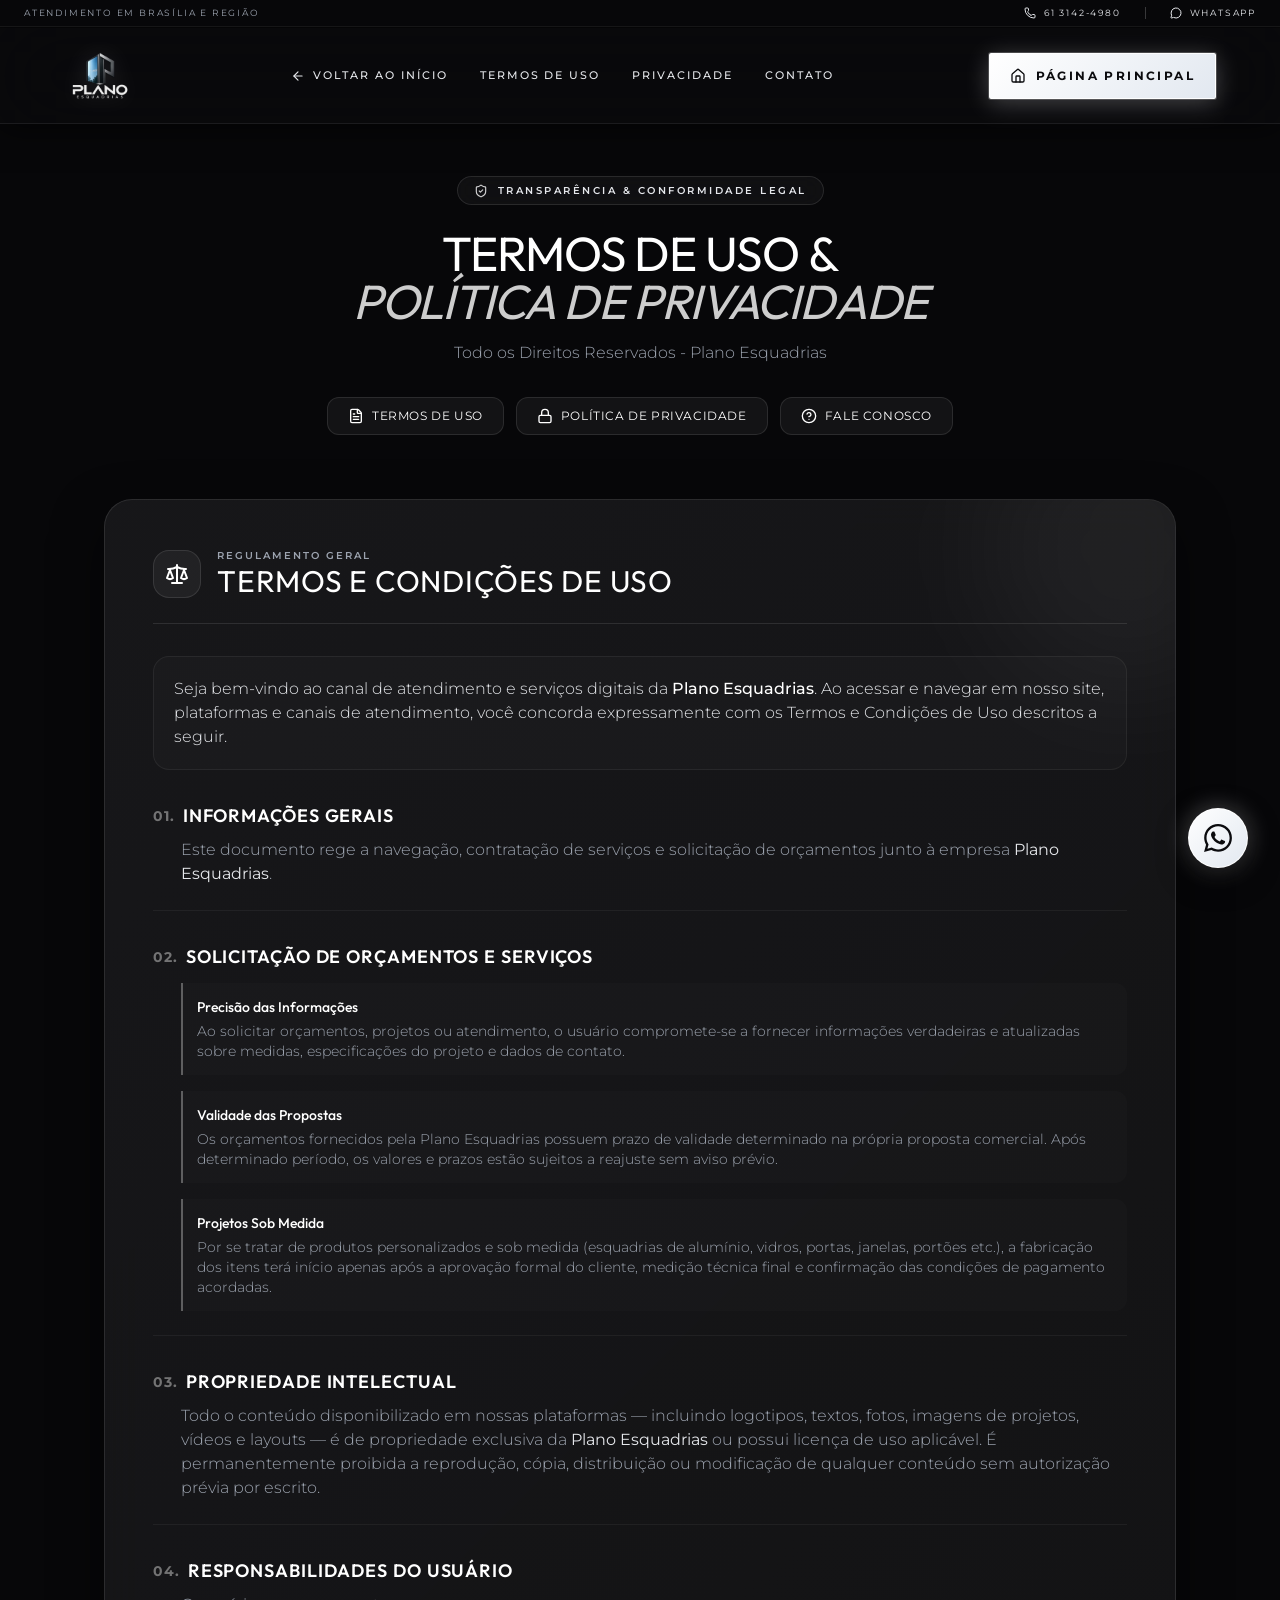
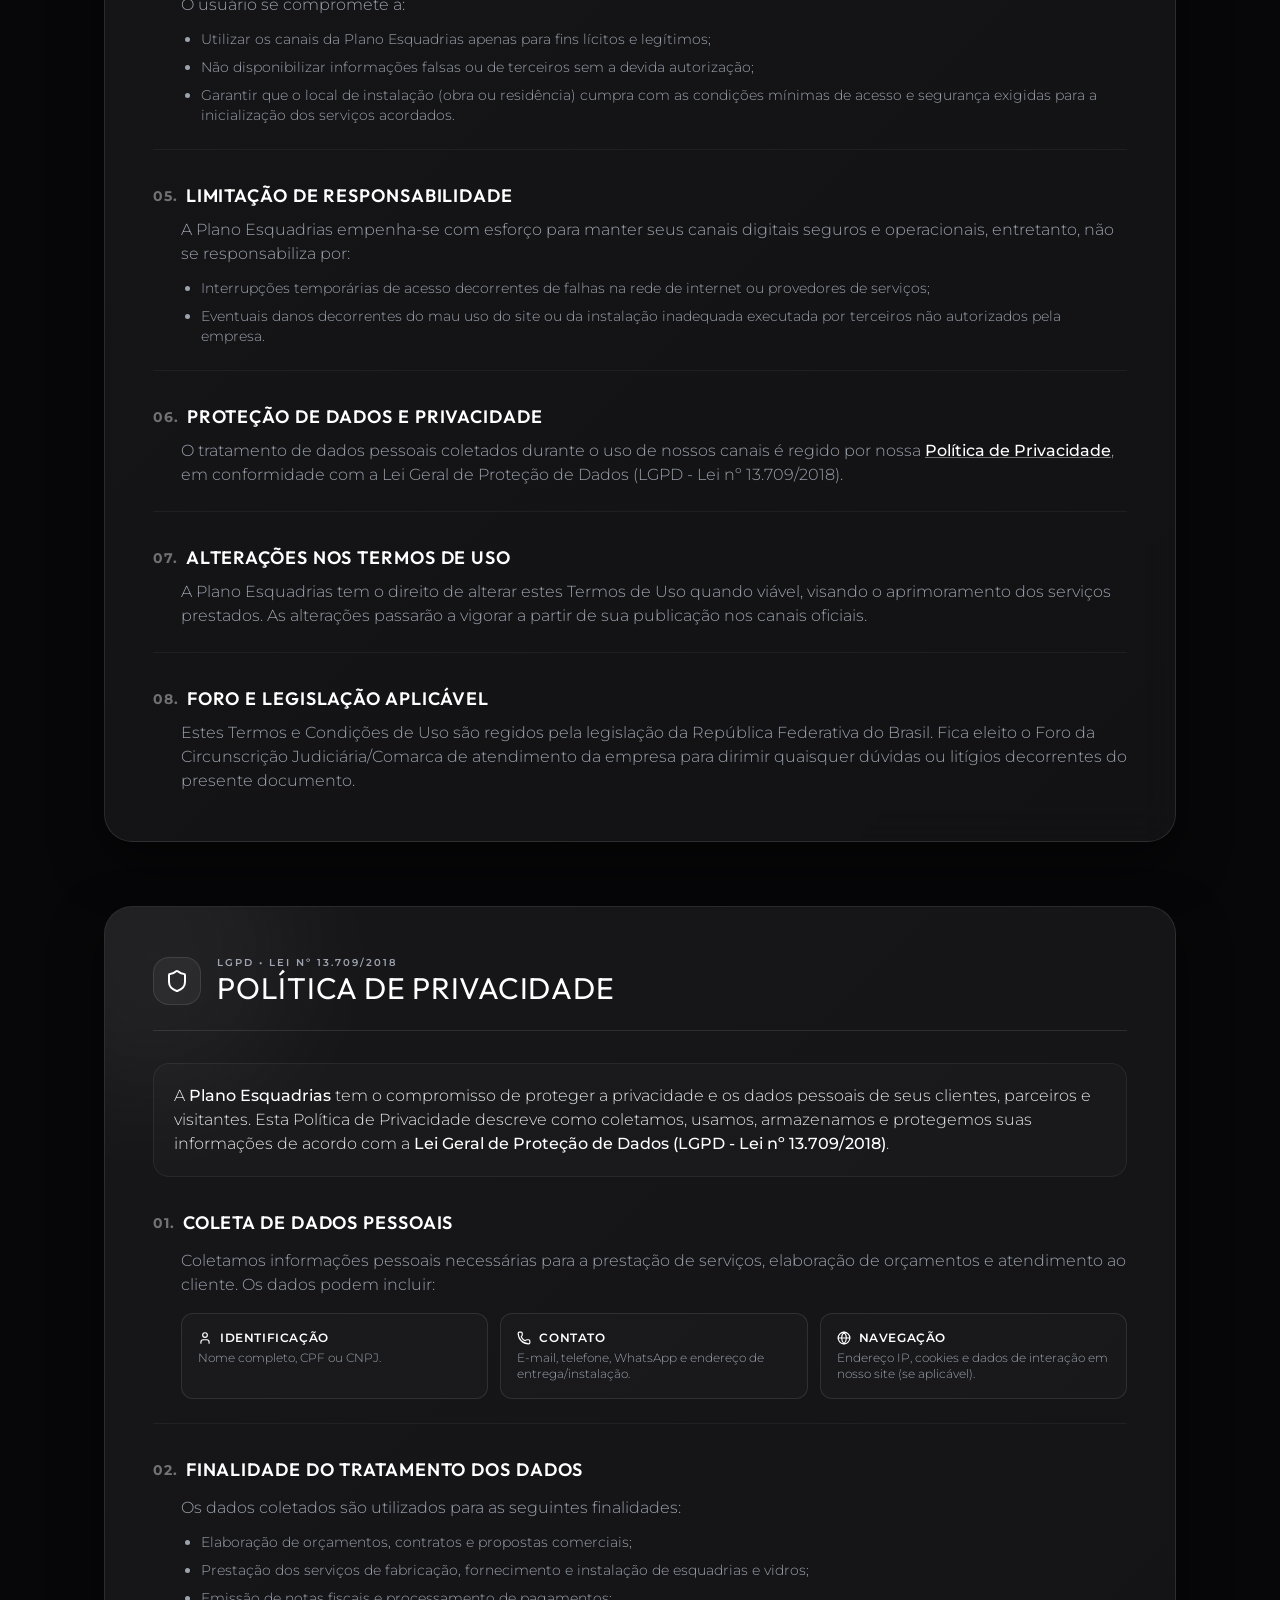
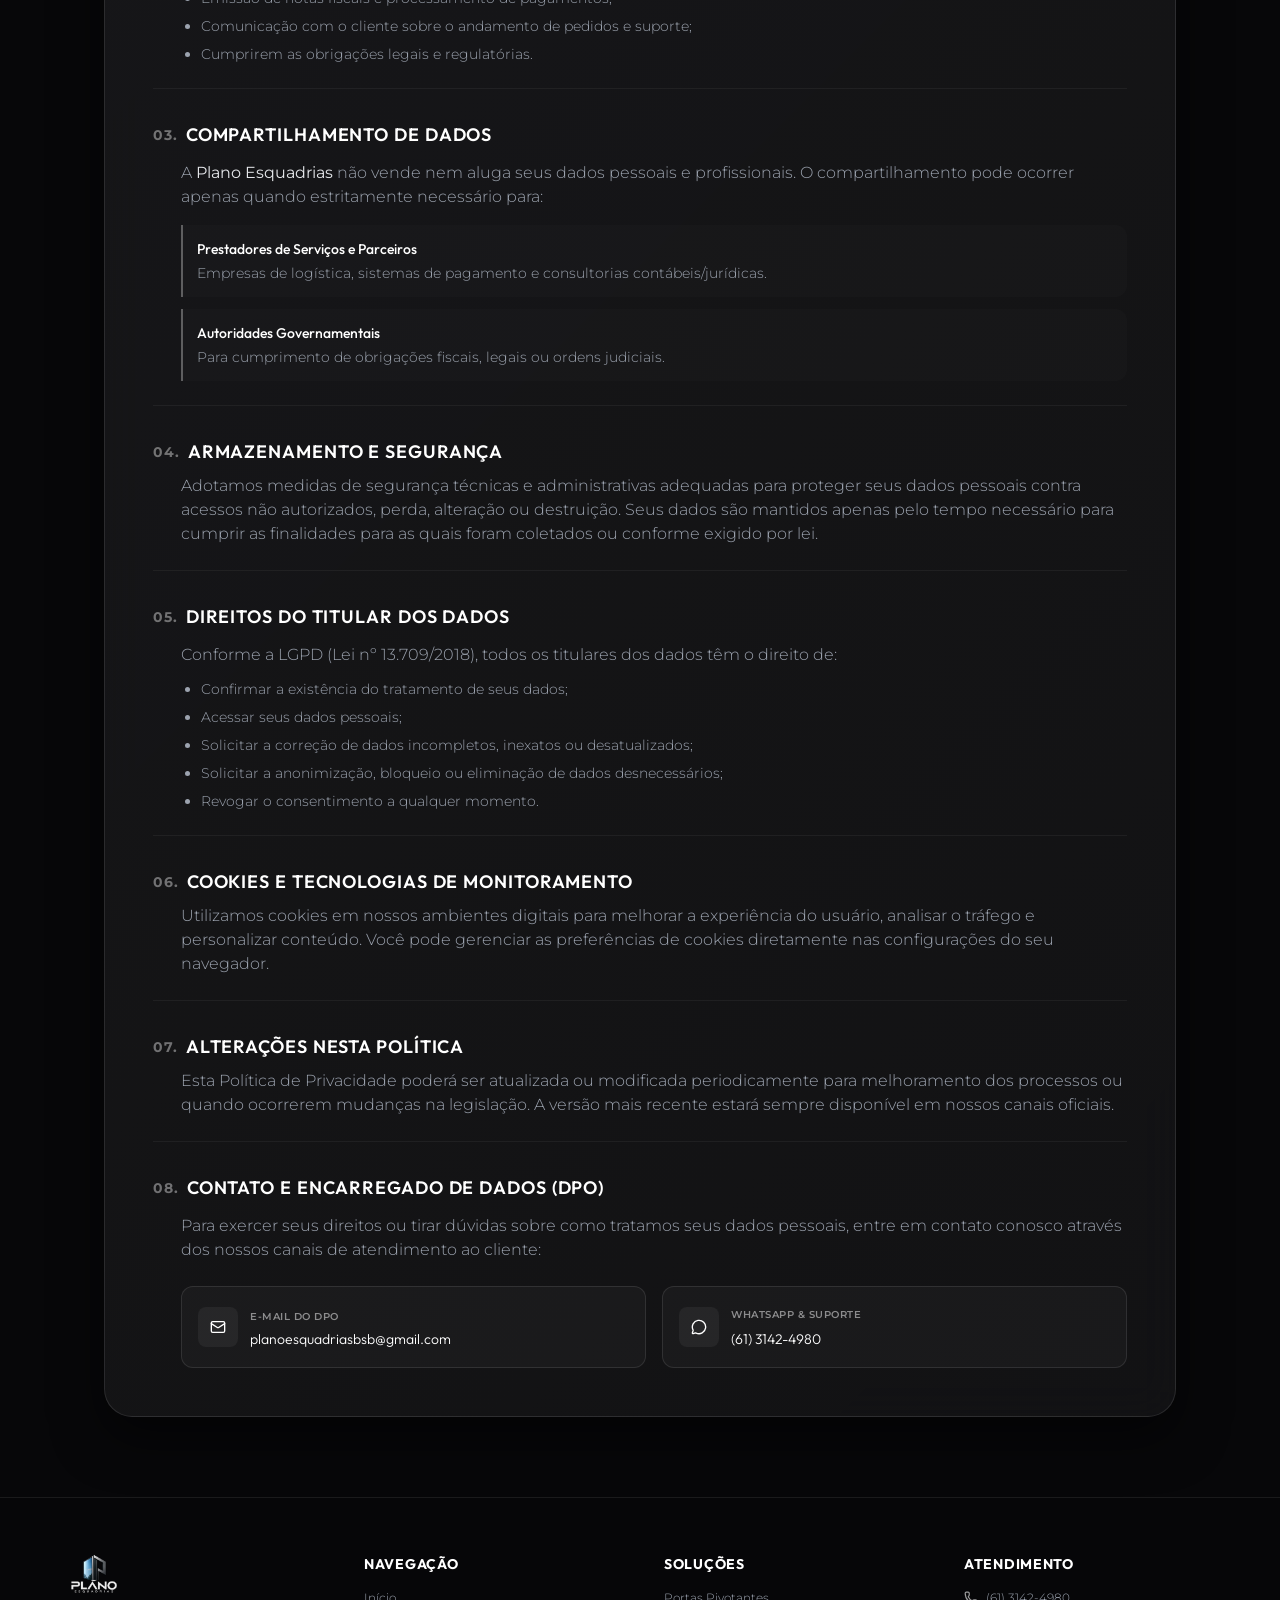
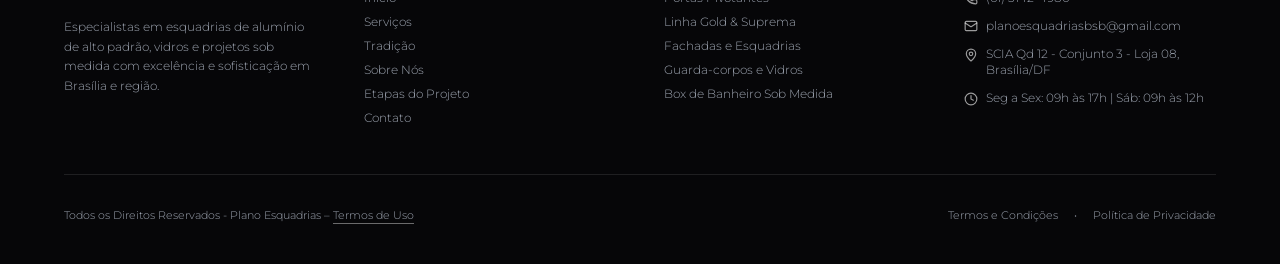
<file: termos-de-uso.html>
<!DOCTYPE html>
<html class="scroll-smooth" lang="pt-BR">
<head>
    <meta charset="utf-8"/>
    <meta content="width=device-width, initial-scale=1.0" name="viewport"/>
    <title>Termos de Uso e Política de Privacidade | Plano Esquadrias</title>
    
    <!-- Favicon & Brand Icons -->
    <link rel="icon" type="image/avif" href="img/logo-plano-esquadrias-light.avif"/>
    <link rel="icon" type="image/png" href="img/logo-plano-esquadrias-light.png"/>
    <link rel="apple-touch-icon" href="img/logo-plano-esquadrias-light.png"/>

    <!-- SEO Meta Tags -->
    <meta name="title" content="Termos de Uso e Política de Privacidade | Plano Esquadrias"/>
    <meta name="description" content="Conheça os Termos e Condições de Uso e a Política de Privacidade da Plano Esquadrias em conformidade com a LGPD (Lei nº 13.709/2018)."/>
    <meta name="robots" content="index, follow"/>
    <meta name="theme-color" content="#070709"/>

    <!-- Open Graph / WhatsApp -->
    <meta property="og:type" content="website"/>
    <meta property="og:title" content="Termos de Uso e Política de Privacidade | Plano Esquadrias"/>
    <meta property="og:description" content="Termos de Uso e Política de Privacidade da Plano Esquadrias - Esquadrias de Alto Padrão em Brasília/DF."/>
    <meta property="og:image" content="img/logo-plano-esquadrias-light.png"/>
    <meta property="og:site_name" content="Plano Esquadrias"/>
    <meta property="og:locale" content="pt_BR"/>

    <!-- Google Fonts -->
    <link href="https://fonts.googleapis.com" rel="preconnect"/>
    <link href="https://fonts.gstatic.com" rel="preconnect" crossorigin/>
    <link href="https://fonts.googleapis.com/css2?family=Montserrat:ital,wght@0,300;0,400;0,500;0,600;0,700;1,300;1,400&family=Outfit:wght@300;400;500;600;700;800&family=Plus+Jakarta+Sans:wght@300;400;500;600;700&display=swap" rel="stylesheet"/>
    
    <!-- Tailwind CSS CDN -->
    <script src="assets/176e894661aa9cdc_3.4.17"></script>
    <!-- Lucide Icons -->
    <script src="assets/c3291ea757ff3da0_lucide.min.js"></script>
    
    <!-- Custom Tailwind Config & Styles -->
    <script src="assets/js/tailwind-config.js"></script>
    <link href="assets/css/base.css" rel="stylesheet"/>
    <link href="assets/css/tailwind-utilities.css" rel="stylesheet"/>
    <link href="assets/css/animations.css" rel="stylesheet"/>
    <link href="assets/css/responsive.css" rel="stylesheet"/>
</head>
<body class="antialiased bg-[#070709] text-textLight">

    <!-- Smooth Scroll Wrapper -->
    <div class="relative min-h-screen flex flex-col justify-between" id="scroll-wrapper">
        
        <!-- Top Bar -->
        <div class="fixed top-0 w-full bg-[#070709] text-textLightSec py-1.5 px-6 text-[9px] uppercase tracking-[0.2em] flex justify-between items-center z-[60] border-b border-white/[0.06]">
            <div class="hidden sm:flex items-center gap-4 text-textLightMuted">
                <span>Atendimento em Brasília e Região</span>
            </div>
            <div class="flex items-center gap-6 ml-auto">
                <a class="flex items-center gap-2 hover:text-white transition-colors" href="tel:6131424980">
                    <i class="w-3 h-3" data-lucide="phone"></i> 61 3142-4980
                </a>
                <span class="w-[1px] h-3 bg-white/20"></span>
                <a class="flex items-center gap-2 hover:text-white transition-colors" href="https://wa.me/556131424980" target="_blank">
                    <i class="w-3 h-3" data-lucide="message-circle"></i> WhatsApp
                </a>
            </div>
        </div>

        <!-- Navigation Bar -->
        <header class="fixed flex transition-all duration-500 lg:px-16 bg-[#0A0A0C]/85 w-full h-24 z-50 border-b border-white/[0.08] shadow-[0_4px_30px_rgba(0,0,0,0.6)] px-6 top-0 left-0 backdrop-blur-2xl items-center justify-between text-textLight mt-7" id="main-nav">
            <!-- Brand Identity -->
            <a class="flex items-center gap-3 group" href="index.html">
                <img alt="Plano Esquadrias" class="h-12 w-auto object-contain transition duration-500 hover:scale-105 drop-shadow-[0_2px_12px_rgba(255,255,255,0.12)]" src="img/logo-plano-esquadrias-light.avif"/>
            </a>
            
            <!-- Quick Navigation -->
            <nav class="hidden md:flex items-center gap-8">
                <a class="text-[11px] font-medium tracking-[0.18em] text-textLightSec hover:text-white uppercase transition-colors duration-300 flex items-center gap-2" href="index.html#inicio">
                    <i class="w-3.5 h-3.5" data-lucide="arrow-left"></i> Voltar ao Início
                </a>
                <a class="text-[11px] font-medium tracking-[0.18em] text-textLightSec hover:text-white uppercase transition-colors duration-300" href="#termos-de-uso">Termos de Uso</a>
                <a class="text-[11px] font-medium tracking-[0.18em] text-textLightSec hover:text-white uppercase transition-colors duration-300" href="#politica-privacidade">Privacidade</a>
                <a class="text-[11px] font-medium tracking-[0.18em] text-textLightSec hover:text-white uppercase transition-colors duration-300" href="index.html#contato">Contato</a>
            </nav>
            
            <!-- CTA Button -->
            <div class="flex items-center gap-4">
                <a class="btn-luxury-primary text-xs px-5 py-3.5" href="index.html">
                    <i class="w-4 h-4" data-lucide="home"></i>
                    <span class="hidden sm:inline">Página Principal</span>
                </a>
            </div>
        </header>

        <!-- Main Content Area -->
        <main class="pt-36 lg:pt-44 pb-20 px-6 lg:px-16 max-w-[1200px] w-full mx-auto relative z-10 flex-grow">
            
            <!-- Hero / Header Section -->
            <div class="text-center max-w-3xl mx-auto mb-16">
                <div class="inline-flex items-center gap-2.5 px-4 py-1.5 rounded-full bg-white/[0.04] border border-white/10 mb-6 backdrop-blur-md">
                    <i class="w-3.5 h-3.5 text-white/80" data-lucide="shield-check"></i>
                    <span class="text-[10px] uppercase tracking-[0.25em] text-textLightSec font-semibold">Transparência & Conformidade Legal</span>
                </div>
                <h1 class="font-serif text-3xl sm:text-4xl lg:text-5xl uppercase tracking-tight text-white leading-tight mb-4">
                    Termos de Uso & <br class="hidden sm:block"/><span class="italic text-white/80">Política de Privacidade</span>
                </h1>
                <p class="text-textLightMuted text-sm sm:text-base font-light leading-relaxed">
                    Todo os Direitos Reservados - Plano Esquadrias
                </p>

                <!-- Anchor Navigation Buttons -->
                <div class="flex flex-wrap items-center justify-center gap-3 mt-8">
                    <a href="#termos-de-uso" class="inline-flex items-center gap-2 px-5 py-2.5 rounded-xl bg-white/5 hover:bg-white/10 border border-white/10 text-xs uppercase tracking-wider text-white transition-all hover:scale-105">
                        <i class="w-4 h-4" data-lucide="file-text"></i> Termos de Uso
                    </a>
                    <a href="#politica-privacidade" class="inline-flex items-center gap-2 px-5 py-2.5 rounded-xl bg-white/5 hover:bg-white/10 border border-white/10 text-xs uppercase tracking-wider text-white transition-all hover:scale-105">
                        <i class="w-4 h-4" data-lucide="lock"></i> Política de Privacidade
                    </a>
                    <a href="index.html#contato" class="inline-flex items-center gap-2 px-5 py-2.5 rounded-xl bg-white/5 hover:bg-white/10 border border-white/10 text-xs uppercase tracking-wider text-white transition-all hover:scale-105">
                        <i class="w-4 h-4" data-lucide="help-circle"></i> Fale Conosco
                    </a>
                </div>
            </div>

            <!-- SECTION 1: TERMOS E CONDIÇÕES DE USO -->
            <section id="termos-de-uso" class="scroll-mt-36 mb-16">
                <div class="glass-card-dark rounded-[28px] p-8 sm:p-12 border border-white/10 shadow-[0_20px_50px_rgba(0,0,0,0.5)] relative overflow-hidden">
                    <!-- Subtle Glow Accent -->
                    <div class="absolute -top-24 -right-24 w-72 h-72 bg-white/5 rounded-full blur-3xl pointer-events-none"></div>

                    <!-- Header -->
                    <div class="flex items-center gap-4 border-b border-white/10 pb-6 mb-8">
                        <div class="w-12 h-12 rounded-2xl bg-white/5 border border-white/10 flex items-center justify-center text-white shrink-0">
                            <i class="w-6 h-6" data-lucide="scale"></i>
                        </div>
                        <div>
                            <span class="text-[10px] uppercase tracking-[0.2em] text-textLightMuted font-semibold block">Regulamento Geral</span>
                            <h2 class="font-serif text-2xl sm:text-3xl uppercase tracking-wide text-white">TERMOS E CONDIÇÕES DE USO</h2>
                        </div>
                    </div>

                    <!-- Intro Text -->
                    <div class="bg-white/[0.02] border border-white/[0.06] rounded-2xl p-5 mb-8 text-textLightSec leading-relaxed text-sm sm:text-base font-light">
                        Seja bem-vindo ao canal de atendimento e serviços digitais da <strong class="text-white font-medium">Plano Esquadrias</strong>. Ao acessar e navegar em nosso site, plataformas e canais de atendimento, você concorda expressamente com os Termos e Condições de Uso descritos a seguir.
                    </div>

                    <!-- Articles Grid -->
                    <div class="space-y-8 text-textLightSec text-sm sm:text-base font-light leading-relaxed">
                        
                        <!-- 1 -->
                        <div class="border-b border-white/5 pb-6">
                            <h3 class="font-serif text-lg text-white font-semibold uppercase tracking-wider mb-2 flex items-center gap-2">
                                <span class="text-white/40 text-sm font-sans font-bold">01.</span> Informações Gerais
                            </h3>
                            <p class="text-textLightMuted pl-7">
                                Este documento rege a navegação, contratação de serviços e solicitação de orçamentos junto à empresa <strong class="text-textLightSec">Plano Esquadrias</strong>.
                            </p>
                        </div>

                        <!-- 2 -->
                        <div class="border-b border-white/5 pb-6">
                            <h3 class="font-serif text-lg text-white font-semibold uppercase tracking-wider mb-3 flex items-center gap-2">
                                <span class="text-white/40 text-sm font-sans font-bold">02.</span> Solicitação de Orçamentos e Serviços
                            </h3>
                            <div class="pl-7 space-y-4">
                                <div class="bg-white/[0.015] border-l-2 border-white/30 p-3.5 rounded-r-xl">
                                    <h4 class="text-white font-medium text-sm mb-1">Precisão das Informações</h4>
                                    <p class="text-textLightMuted text-xs sm:text-sm">
                                        Ao solicitar orçamentos, projetos ou atendimento, o usuário compromete-se a fornecer informações verdadeiras e atualizadas sobre medidas, especificações do projeto e dados de contato.
                                    </p>
                                </div>
                                <div class="bg-white/[0.015] border-l-2 border-white/30 p-3.5 rounded-r-xl">
                                    <h4 class="text-white font-medium text-sm mb-1">Validade das Propostas</h4>
                                    <p class="text-textLightMuted text-xs sm:text-sm">
                                        Os orçamentos fornecidos pela Plano Esquadrias possuem prazo de validade determinado na própria proposta comercial. Após determinado período, os valores e prazos estão sujeitos a reajuste sem aviso prévio.
                                    </p>
                                </div>
                                <div class="bg-white/[0.015] border-l-2 border-white/30 p-3.5 rounded-r-xl">
                                    <h4 class="text-white font-medium text-sm mb-1">Projetos Sob Medida</h4>
                                    <p class="text-textLightMuted text-xs sm:text-sm">
                                        Por se tratar de produtos personalizados e sob medida (esquadrias de alumínio, vidros, portas, janelas, portões etc.), a fabricação dos itens terá início apenas após a aprovação formal do cliente, medição técnica final e confirmação das condições de pagamento acordadas.
                                    </p>
                                </div>
                            </div>
                        </div>

                        <!-- 3 -->
                        <div class="border-b border-white/5 pb-6">
                            <h3 class="font-serif text-lg text-white font-semibold uppercase tracking-wider mb-2 flex items-center gap-2">
                                <span class="text-white/40 text-sm font-sans font-bold">03.</span> Propriedade Intelectual
                            </h3>
                            <p class="text-textLightMuted pl-7">
                                Todo o conteúdo disponibilizado em nossas plataformas — incluindo logotipos, textos, fotos, imagens de projetos, vídeos e layouts — é de propriedade exclusiva da <strong class="text-textLightSec">Plano Esquadrias</strong> ou possui licença de uso aplicável. É permanentemente proibida a reprodução, cópia, distribuição ou modificação de qualquer conteúdo sem autorização prévia por escrito.
                            </p>
                        </div>

                        <!-- 4 -->
                        <div class="border-b border-white/5 pb-6">
                            <h3 class="font-serif text-lg text-white font-semibold uppercase tracking-wider mb-2 flex items-center gap-2">
                                <span class="text-white/40 text-sm font-sans font-bold">04.</span> Responsabilidades do Usuário
                            </h3>
                            <p class="text-textLightMuted pl-7 mb-3">O usuário se compromete a:</p>
                            <ul class="pl-12 list-disc space-y-2 text-textLightMuted text-xs sm:text-sm">
                                <li>Utilizar os canais da Plano Esquadrias apenas para fins lícitos e legítimos;</li>
                                <li>Não disponibilizar informações falsas ou de terceiros sem a devida autorização;</li>
                                <li>Garantir que o local de instalação (obra ou residência) cumpra com as condições mínimas de acesso e segurança exigidas para a inicialização dos serviços acordados.</li>
                            </ul>
                        </div>

                        <!-- 5 -->
                        <div class="border-b border-white/5 pb-6">
                            <h3 class="font-serif text-lg text-white font-semibold uppercase tracking-wider mb-2 flex items-center gap-2">
                                <span class="text-white/40 text-sm font-sans font-bold">05.</span> Limitação de Responsabilidade
                            </h3>
                            <p class="text-textLightMuted pl-7 mb-3">
                                A Plano Esquadrias empenha-se com esforço para manter seus canais digitais seguros e operacionais, entretanto, não se responsabiliza por:
                            </p>
                            <ul class="pl-12 list-disc space-y-2 text-textLightMuted text-xs sm:text-sm">
                                <li>Interrupções temporárias de acesso decorrentes de falhas na rede de internet ou provedores de serviços;</li>
                                <li>Eventuais danos decorrentes do mau uso do site ou da instalação inadequada executada por terceiros não autorizados pela empresa.</li>
                            </ul>
                        </div>

                        <!-- 6 -->
                        <div class="border-b border-white/5 pb-6">
                            <h3 class="font-serif text-lg text-white font-semibold uppercase tracking-wider mb-2 flex items-center gap-2">
                                <span class="text-white/40 text-sm font-sans font-bold">06.</span> Proteção de Dados e Privacidade
                            </h3>
                            <p class="text-textLightMuted pl-7">
                                O tratamento de dados pessoais coletados durante o uso de nossos canais é regido por nossa <a href="#politica-privacidade" class="text-white underline decoration-white/40 hover:decoration-white transition-all font-medium">Política de Privacidade</a>, em conformidade com a Lei Geral de Proteção de Dados (LGPD - Lei nº 13.709/2018).
                            </p>
                        </div>

                        <!-- 7 -->
                        <div class="border-b border-white/5 pb-6">
                            <h3 class="font-serif text-lg text-white font-semibold uppercase tracking-wider mb-2 flex items-center gap-2">
                                <span class="text-white/40 text-sm font-sans font-bold">07.</span> Alterações nos Termos de Uso
                            </h3>
                            <p class="text-textLightMuted pl-7">
                                A Plano Esquadrias tem o direito de alterar estes Termos de Uso quando viável, visando o aprimoramento dos serviços prestados. As alterações passarão a vigorar a partir de sua publicação nos canais oficiais.
                            </p>
                        </div>

                        <!-- 8 -->
                        <div>
                            <h3 class="font-serif text-lg text-white font-semibold uppercase tracking-wider mb-2 flex items-center gap-2">
                                <span class="text-white/40 text-sm font-sans font-bold">08.</span> Foro e Legislação Aplicável
                            </h3>
                            <p class="text-textLightMuted pl-7">
                                Estes Termos e Condições de Uso são regidos pela legislação da República Federativa do Brasil. Fica eleito o Foro da Circunscrição Judiciária/Comarca de atendimento da empresa para dirimir quaisquer dúvidas ou litígios decorrentes do presente documento.
                            </p>
                        </div>

                    </div>
                </div>
            </section>

            <!-- SECTION 2: POLÍTICA DE PRIVACIDADE -->
            <section id="politica-privacidade" class="scroll-mt-36">
                <div class="glass-card-dark rounded-[28px] p-8 sm:p-12 border border-white/10 shadow-[0_20px_50px_rgba(0,0,0,0.5)] relative overflow-hidden">
                    <!-- Subtle Glow Accent -->
                    <div class="absolute -top-24 -left-24 w-72 h-72 bg-white/5 rounded-full blur-3xl pointer-events-none"></div>

                    <!-- Header -->
                    <div class="flex items-center gap-4 border-b border-white/10 pb-6 mb-8">
                        <div class="w-12 h-12 rounded-2xl bg-white/5 border border-white/10 flex items-center justify-center text-white shrink-0">
                            <i class="w-6 h-6" data-lucide="shield"></i>
                        </div>
                        <div>
                            <span class="text-[10px] uppercase tracking-[0.2em] text-textLightMuted font-semibold block">LGPD • Lei nº 13.709/2018</span>
                            <h2 class="font-serif text-2xl sm:text-3xl uppercase tracking-wide text-white">POLÍTICA DE PRIVACIDADE</h2>
                        </div>
                    </div>

                    <!-- Intro Text -->
                    <div class="bg-white/[0.02] border border-white/[0.06] rounded-2xl p-5 mb-8 text-textLightSec leading-relaxed text-sm sm:text-base font-light">
                        A <strong class="text-white font-medium">Plano Esquadrias</strong> tem o compromisso de proteger a privacidade e os dados pessoais de seus clientes, parceiros e visitantes. Esta Política de Privacidade descreve como coletamos, usamos, armazenamos e protegemos suas informações de acordo com a <strong class="text-white font-medium">Lei Geral de Proteção de Dados (LGPD - Lei nº 13.709/2018)</strong>.
                    </div>

                    <!-- Policy Items -->
                    <div class="space-y-8 text-textLightSec text-sm sm:text-base font-light leading-relaxed">
                        
                        <!-- 1 -->
                        <div class="border-b border-white/5 pb-6">
                            <h3 class="font-serif text-lg text-white font-semibold uppercase tracking-wider mb-3 flex items-center gap-2">
                                <span class="text-white/40 text-sm font-sans font-bold">01.</span> Coleta de Dados Pessoais
                            </h3>
                            <p class="text-textLightMuted pl-7 mb-4">
                                Coletamos informações pessoais necessárias para a prestação de serviços, elaboração de orçamentos e atendimento ao cliente. Os dados podem incluir:
                            </p>
                            <div class="pl-7 grid grid-cols-1 md:grid-cols-3 gap-3">
                                <div class="bg-white/[0.02] border border-white/10 p-4 rounded-xl">
                                    <div class="flex items-center gap-2 text-white text-xs font-semibold uppercase tracking-wider mb-1">
                                        <i class="w-3.5 h-3.5" data-lucide="user"></i> Identificação
                                    </div>
                                    <p class="text-textLightMuted text-xs">Nome completo, CPF ou CNPJ.</p>
                                </div>
                                <div class="bg-white/[0.02] border border-white/10 p-4 rounded-xl">
                                    <div class="flex items-center gap-2 text-white text-xs font-semibold uppercase tracking-wider mb-1">
                                        <i class="w-3.5 h-3.5" data-lucide="phone"></i> Contato
                                    </div>
                                    <p class="text-textLightMuted text-xs">E-mail, telefone, WhatsApp e endereço de entrega/instalação.</p>
                                </div>
                                <div class="bg-white/[0.02] border border-white/10 p-4 rounded-xl">
                                    <div class="flex items-center gap-2 text-white text-xs font-semibold uppercase tracking-wider mb-1">
                                        <i class="w-3.5 h-3.5" data-lucide="globe"></i> Navegação
                                    </div>
                                    <p class="text-textLightMuted text-xs">Endereço IP, cookies e dados de interação em nosso site (se aplicável).</p>
                                </div>
                            </div>
                        </div>

                        <!-- 2 -->
                        <div class="border-b border-white/5 pb-6">
                            <h3 class="font-serif text-lg text-white font-semibold uppercase tracking-wider mb-3 flex items-center gap-2">
                                <span class="text-white/40 text-sm font-sans font-bold">02.</span> Finalidade do Tratamento dos Dados
                            </h3>
                            <p class="text-textLightMuted pl-7 mb-3">Os dados coletados são utilizados para as seguintes finalidades:</p>
                            <ul class="pl-12 list-disc space-y-2 text-textLightMuted text-xs sm:text-sm">
                                <li>Elaboração de orçamentos, contratos e propostas comerciais;</li>
                                <li>Prestação dos serviços de fabricação, fornecimento e instalação de esquadrias e vidros;</li>
                                <li>Emissão de notas fiscais e processamento de pagamentos;</li>
                                <li>Comunicação com o cliente sobre o andamento de pedidos e suporte;</li>
                                <li>Cumprirem as obrigações legais e regulatórias.</li>
                            </ul>
                        </div>

                        <!-- 3 -->
                        <div class="border-b border-white/5 pb-6">
                            <h3 class="font-serif text-lg text-white font-semibold uppercase tracking-wider mb-3 flex items-center gap-2">
                                <span class="text-white/40 text-sm font-sans font-bold">03.</span> Compartilhamento de Dados
                            </h3>
                            <p class="text-textLightMuted pl-7 mb-4">
                                A <strong class="text-textLightSec">Plano Esquadrias</strong> não vende nem aluga seus dados pessoais e profissionais. O compartilhamento pode ocorrer apenas quando estritamente necessário para:
                            </p>
                            <div class="pl-7 space-y-3">
                                <div class="bg-white/[0.015] border-l-2 border-white/30 p-3.5 rounded-r-xl">
                                    <h4 class="text-white font-medium text-sm mb-1">Prestadores de Serviços e Parceiros</h4>
                                    <p class="text-textLightMuted text-xs sm:text-sm">Empresas de logística, sistemas de pagamento e consultorias contábeis/jurídicas.</p>
                                </div>
                                <div class="bg-white/[0.015] border-l-2 border-white/30 p-3.5 rounded-r-xl">
                                    <h4 class="text-white font-medium text-sm mb-1">Autoridades Governamentais</h4>
                                    <p class="text-textLightMuted text-xs sm:text-sm">Para cumprimento de obrigações fiscais, legais ou ordens judiciais.</p>
                                </div>
                            </div>
                        </div>

                        <!-- 4 -->
                        <div class="border-b border-white/5 pb-6">
                            <h3 class="font-serif text-lg text-white font-semibold uppercase tracking-wider mb-2 flex items-center gap-2">
                                <span class="text-white/40 text-sm font-sans font-bold">04.</span> Armazenamento e Segurança
                            </h3>
                            <p class="text-textLightMuted pl-7">
                                Adotamos medidas de segurança técnicas e administrativas adequadas para proteger seus dados pessoais contra acessos não autorizados, perda, alteração ou destruição. Seus dados são mantidos apenas pelo tempo necessário para cumprir as finalidades para as quais foram coletados ou conforme exigido por lei.
                            </p>
                        </div>

                        <!-- 5 -->
                        <div class="border-b border-white/5 pb-6">
                            <h3 class="font-serif text-lg text-white font-semibold uppercase tracking-wider mb-3 flex items-center gap-2">
                                <span class="text-white/40 text-sm font-sans font-bold">05.</span> Direitos do Titular dos Dados
                            </h3>
                            <p class="text-textLightMuted pl-7 mb-3">Conforme a LGPD (Lei nº 13.709/2018), todos os titulares dos dados têm o direito de:</p>
                            <ul class="pl-12 list-disc space-y-2 text-textLightMuted text-xs sm:text-sm">
                                <li>Confirmar a existência do tratamento de seus dados;</li>
                                <li>Acessar seus dados pessoais;</li>
                                <li>Solicitar a correção de dados incompletos, inexatos ou desatualizados;</li>
                                <li>Solicitar a anonimização, bloqueio ou eliminação de dados desnecessários;</li>
                                <li>Revogar o consentimento a qualquer momento.</li>
                            </ul>
                        </div>

                        <!-- 6 -->
                        <div class="border-b border-white/5 pb-6">
                            <h3 class="font-serif text-lg text-white font-semibold uppercase tracking-wider mb-2 flex items-center gap-2">
                                <span class="text-white/40 text-sm font-sans font-bold">06.</span> Cookies e Tecnologias de Monitoramento
                            </h3>
                            <p class="text-textLightMuted pl-7">
                                Utilizamos cookies em nossos ambientes digitais para melhorar a experiência do usuário, analisar o tráfego e personalizar conteúdo. Você pode gerenciar as preferências de cookies diretamente nas configurações do seu navegador.
                            </p>
                        </div>

                        <!-- 7 -->
                        <div class="border-b border-white/5 pb-6">
                            <h3 class="font-serif text-lg text-white font-semibold uppercase tracking-wider mb-2 flex items-center gap-2">
                                <span class="text-white/40 text-sm font-sans font-bold">07.</span> Alterações nesta Política
                            </h3>
                            <p class="text-textLightMuted pl-7">
                                Esta Política de Privacidade poderá ser atualizada ou modificada periodicamente para melhoramento dos processos ou quando ocorrerem mudanças na legislação. A versão mais recente estará sempre disponível em nossos canais oficiais.
                            </p>
                        </div>

                        <!-- 8 -->
                        <div>
                            <h3 class="font-serif text-lg text-white font-semibold uppercase tracking-wider mb-3 flex items-center gap-2">
                                <span class="text-white/40 text-sm font-sans font-bold">08.</span> Contato e Encarregado de Dados (DPO)
                            </h3>
                            <p class="text-textLightMuted pl-7 mb-6">
                                Para exercer seus direitos ou tirar dúvidas sobre como tratamos seus dados pessoais, entre em contato conosco através dos nossos canais de atendimento ao cliente:
                            </p>
                            
                            <!-- Contact Box inside Card -->
                            <div class="pl-7 grid grid-cols-1 sm:grid-cols-2 gap-4">
                                <a href="mailto:planoesquadriasbsb@gmail.com" class="flex items-center gap-3 p-4 rounded-xl bg-white/[0.03] border border-white/10 hover:bg-white/[0.07] transition-colors group">
                                    <div class="w-10 h-10 rounded-lg bg-white/5 flex items-center justify-center text-white group-hover:scale-105 transition-transform shrink-0">
                                        <i class="w-4 h-4" data-lucide="mail"></i>
                                    </div>
                                    <div class="min-w-0 flex-1">
                                        <span class="text-[10px] text-white/50 uppercase tracking-wider font-semibold block">E-mail do DPO</span>
                                        <span class="text-xs sm:text-sm text-white font-serif break-all sm:break-normal block">planoesquadriasbsb@gmail.com</span>
                                    </div>
                                </a>
                                <a href="https://wa.me/556131424980" target="_blank" class="flex items-center gap-3 p-4 rounded-xl bg-white/[0.03] border border-white/10 hover:bg-white/[0.07] transition-colors group">
                                    <div class="w-10 h-10 rounded-lg bg-white/5 flex items-center justify-center text-white group-hover:scale-105 transition-transform shrink-0">
                                        <i class="w-4 h-4" data-lucide="message-circle"></i>
                                    </div>
                                    <div class="min-w-0 flex-1">
                                        <span class="text-[10px] text-white/50 uppercase tracking-wider font-semibold block">WhatsApp & Suporte</span>
                                        <span class="text-xs sm:text-sm text-white font-serif">(61) 3142-4980</span>
                                    </div>
                                </a>
                            </div>
                        </div>

                    </div>
                </div>
            </section>

        </main>

        <!-- Footer -->
        <footer class="relative bg-[#060608] text-textLight border-t border-white/[0.08] pt-14 pb-10 overflow-hidden">
            <div class="max-w-[1400px] w-full mx-auto px-6 lg:px-16">
                <div class="grid grid-cols-1 md:grid-cols-2 lg:grid-cols-4 gap-10 lg:gap-12 pb-12 border-b border-white/10">
                    
                    <!-- Col 1: Brand Info -->
                    <div class="space-y-4">
                        <a href="index.html" class="inline-block">
                            <img src="img/logo-plano-esquadrias-light.avif" alt="Plano Esquadrias" class="h-10 w-auto object-contain"/>
                        </a>
                        <p class="text-xs text-textLightMuted leading-relaxed font-light">
                            Especialistas em esquadrias de alumínio de alto padrão, vidros e projetos sob medida com excelência e sofisticação em Brasília e região.
                        </p>
                    </div>

                    <!-- Col 2: Navigation Links -->
                    <div>
                        <h4 class="font-serif text-sm font-bold uppercase tracking-wider text-white mb-4">Navegação</h4>
                        <ul class="space-y-2 text-xs text-textLightMuted font-light">
                            <li><a href="index.html#inicio" class="hover:text-white transition-colors">Início</a></li>
                            <li><a href="index.html#servicos" class="hover:text-white transition-colors">Serviços</a></li>
                            <li><a href="index.html#tradicao" class="hover:text-white transition-colors">Tradição</a></li>
                            <li><a href="index.html#sobre" class="hover:text-white transition-colors">Sobre Nós</a></li>
                            <li><a href="index.html#etapas" class="hover:text-white transition-colors">Etapas do Projeto</a></li>
                            <li><a href="index.html#contato" class="hover:text-white transition-colors">Contato</a></li>
                        </ul>
                    </div>

                    <!-- Col 3: Soluções -->
                    <div>
                        <h4 class="font-serif text-sm font-bold uppercase tracking-wider text-white mb-4">Soluções</h4>
                        <ul class="space-y-2 text-xs text-textLightMuted font-light">
                            <li><a href="index.html#servicos" class="hover:text-white transition-colors">Portas Pivotantes</a></li>
                            <li><a href="index.html#servicos" class="hover:text-white transition-colors">Linha Gold & Suprema</a></li>
                            <li><a href="index.html#servicos" class="hover:text-white transition-colors">Fachadas e Esquadrias</a></li>
                            <li><a href="index.html#servicos" class="hover:text-white transition-colors">Guarda-corpos e Vidros</a></li>
                            <li><a href="index.html#servicos" class="hover:text-white transition-colors">Box de Banheiro Sob Medida</a></li>
                        </ul>
                    </div>

                    <!-- Col 4: Contato -->
                    <div>
                        <h4 class="font-serif text-sm font-bold uppercase tracking-wider text-white mb-4">Atendimento</h4>
                        <ul class="space-y-3 text-xs text-textLightMuted font-light">
                            <li class="flex items-center gap-2">
                                <i class="w-3.5 h-3.5 text-white/60" data-lucide="phone"></i>
                                <a href="tel:6131424980" class="hover:text-white transition-colors">(61) 3142-4980</a>
                            </li>
                            <li class="flex items-center gap-2">
                                <i class="w-3.5 h-3.5 text-white/60" data-lucide="mail"></i>
                                <a href="mailto:planoesquadriasbsb@gmail.com" class="hover:text-white transition-colors">planoesquadriasbsb@gmail.com</a>
                            </li>
                            <li class="flex items-start gap-2">
                                <i class="w-3.5 h-3.5 text-white/60 mt-0.5 shrink-0" data-lucide="map-pin"></i>
                                <span>SCIA Qd 12 - Conjunto 3 - Loja 08, Brasília/DF</span>
                            </li>
                            <li class="flex items-start gap-2">
                                <i class="w-3.5 h-3.5 text-white/60 mt-0.5 shrink-0" data-lucide="clock"></i>
                                <span>Seg a Sex: 09h às 17h | Sáb: 09h às 12h</span>
                            </li>
                        </ul>
                    </div>

                </div>

                <!-- Copyright & Legal Bottom Bar -->
                <div class="pt-8 flex flex-col sm:flex-row items-center justify-between gap-4 text-[11px] text-textLightMuted font-light text-center sm:text-left">
                    <p>
                        Todos os Direitos Reservados - Plano Esquadrias – <a href="termos-de-uso.html" class="underline underline-offset-4 decoration-white/40 hover:decoration-white hover:text-white transition-colors">Termos de Uso</a>
                    </p>
                    <div class="flex items-center gap-4">
                        <a href="#termos-de-uso" class="hover:text-white transition-colors">Termos e Condições</a>
                        <span>•</span>
                        <a href="#politica-privacidade" class="hover:text-white transition-colors">Política de Privacidade</a>
                    </div>
                </div>
            </div>
        </footer>

    </div>

    <!-- Floating Luxury WhatsApp Button -->
    <a class="btn-luxury-float float-wpp" href="https://wa.me/556131424980" target="_blank" aria-label="Fale conosco no WhatsApp" title="WhatsApp Plano Esquadrias">
        <svg class="w-7 h-7 fill-current" viewBox="0 0 24 24">
            <path d="M.057 24l1.687-6.163c-1.041-1.804-1.588-3.849-1.587-5.946.003-6.556 5.338-11.891 11.893-11.891 3.181.001 6.167 1.24 8.413 3.488 2.245 2.248 3.481 5.236 3.48 8.414-.003 6.557-5.338 11.892-11.893 11.892-1.99-.001-3.951-.5-5.688-1.448l-6.305 1.654zm6.597-3.807c1.676.995 3.276 1.591 5.392 1.592 5.448 0 9.886-4.434 9.889-9.885.002-5.462-4.415-9.89-9.881-9.892-5.452 0-9.887 4.434-9.889 9.884-.001 2.225.651 3.891 1.746 5.634l-.999 3.648 3.742-.981zm11.387-5.464c-.074-.124-.272-.198-.57-.347-.297-.149-1.758-.868-2.031-.967-.272-.099-.47-.149-.669.149-.198.297-.768.967-.941 1.165-.173.198-.347.223-.644.074-.297-.149-1.255-.462-2.39-1.475-.883-.788-1.48-1.761-1.653-2.059-.173-.297-.018-.458.13-.606.134-.133.297-.347.446-.521.151-.172.2-.296.3-.495.099-.198.05-.372-.025-.521-.075-.148-.669-1.611-.916-2.206-.242-.579-.487-.501-.669-.51l-.57-.01c-.198 0-.52.074-.792.372s-1.04 1.016-1.04 2.479 1.065 2.876 1.213 3.074c.149.198 2.095 3.2 5.076 4.487.709.306 1.263.489 1.694.626.712.226 1.36.194 1.872.118.571-.085 1.758-.719 2.006-1.413.248-.695.248-1.29.173-1.414z"/>
        </svg>
    </a>

    <!-- Initialize Lucide Icons -->
    <script>
        if (typeof lucide !== 'undefined') {
            lucide.createIcons();
        }
    </script>
</body>
</html>
</file>
<file: assets/css/base.css>
@import url('https://fonts.googleapis.com/css2?family=Montserrat:ital,wght@0,300;0,400;0,500;0,600;0,700;1,300;1,400&family=Outfit:wght@300;400;500;600;700;800&family=Plus+Jakarta+Sans:wght@300;400;500;600;700&display=swap');

/* Base styles */
body {
background-color: #050505;
color: #FFFFFF;
font-family: 'Montserrat', sans-serif;
overflow-x: hidden;
}

h1, h2, h3, h4, h5, h6, .font-serif, .font-title {
font-family: 'Outfit', 'Plus Jakarta Sans', sans-serif !important;
}

.font-sans {
font-family: 'Montserrat', sans-serif !important;
}
/* Dark section glass card */
.glass-card-dark {
background: linear-gradient(135deg, rgba(30, 30, 32, 0.72) 0%, rgba(20, 20, 22, 0.85) 100%);
border: 1px solid rgba(156, 163, 175, 0.22);
box-shadow:
0 30px 70px rgba(0, 0, 0, 0.8),
inset 0 1px 0 rgba(255, 255, 255, 0.05),
0 0 40px rgba(156, 163, 175, 0.05);
backdrop-filter: blur(20px);
-webkit-backdrop-filter: blur(20px);
transition: border-color 0.5s ease, transform 0.5s cubic-bezier(0.16, 1, 0.3, 1), box-shadow 0.5s ease;
}
.glass-card-dark:hover {
border-color: rgba(156, 163, 175, 0.45);
box-shadow:
0 30px 70px rgba(0, 0, 0, 0.9),
inset 0 1px 0 rgba(255, 255, 255, 0.1),
0 0 50px rgba(156, 163, 175, 0.12);
}

/* Light section glass card */
.glass-card-light {
background: linear-gradient(135deg, rgba(255, 255, 255, 0.92) 0%, rgba(248, 250, 252, 0.95) 100%);
border: 1px solid rgba(203, 213, 225, 0.85);
box-shadow:
0 12px 35px rgba(0, 0, 0, 0.04),
inset 0 1px 0 rgba(255, 255, 255, 1),
0 0 20px rgba(0, 0, 0, 0.02);
backdrop-filter: blur(24px);
-webkit-backdrop-filter: blur(24px);
transition: all 0.4s cubic-bezier(0.16, 1, 0.3, 1);
}
.glass-card-light:hover {
border-color: rgba(100, 116, 139, 0.6);
box-shadow:
0 25px 50px rgba(0, 0, 0, 0.09),
inset 0 1px 0 rgba(255, 255, 255, 1),
0 0 35px rgba(0, 0, 0, 0.04);
}

/* Luxury Dark Button for Light Sections */
.btn-luxury-dark {
position: relative;
display: inline-flex;
align-items: center;
justify-content: center;
gap: 0.6rem;
background: linear-gradient(135deg, #18181B 0%, #09090B 100%);
color: #FFFFFF !important;
font-weight: 700;
font-size: 11px;
letter-spacing: 0.2em;
text-transform: uppercase;
padding: 1rem 2rem;
border: 1px solid rgba(24, 24, 27, 0.85);
box-shadow: 0 10px 30px rgba(0, 0, 0, 0.12), 0 0 0 1px rgba(0, 0, 0, 0.05);
overflow: hidden;
transition: all 0.4s cubic-bezier(0.16, 1, 0.3, 1);
cursor: pointer;
text-decoration: none;
border-radius: 3px;
}

.btn-luxury-dark::before {
content: '';
position: absolute;
top: 0;
left: -100%;
width: 100%;
height: 100%;
background: linear-gradient(90deg, transparent, rgba(255, 255, 255, 0.25), transparent);
transition: all 0.6s ease;
}

.btn-luxury-dark:hover {
transform: translateY(-3px) scale(1.02);
background: #000000;
box-shadow: 0 16px 40px rgba(0, 0, 0, 0.22);
color: #FFFFFF !important;
}

.btn-luxury-dark:hover::before {
left: 100%;
}
/* Ambient glow components */
.ambient-glow {
position: absolute;
border-radius: 50%;
pointer-events: none;
mix-blend-mode: screen;
filter: blur(120px);
opacity: 0.4;
}
/* Custom scrollbar */
::-webkit-scrollbar {
width: 6px;
}
::-webkit-scrollbar-track {
background: #1C1C1E;
}
::-webkit-scrollbar-thumb {
background: #9CA3AF;
border-radius: 10px;
}
/* Reveal mask utilities */
.text-mask {
clip-path: polygon(0 0, 100% 0, 100% 100%, 0 100%);
}
/* Elegant image zoom-hover container */
.img-zoom-container {
overflow: hidden;
}
.img-zoom-container img {
transition: transform 1.2s cubic-bezier(0.16, 1, 0.3, 1);
}
.img-zoom-container:hover img {
transform: scale(1.06);
}

/* Luxury Button System */
.btn-luxury-primary {
position: relative;
display: inline-flex;
align-items: center;
justify-content: center;
gap: 0.6rem;
background: linear-gradient(135deg, #FFFFFF 0%, #E2E8F0 100%);
color: #0B0B0E !important;
font-weight: 700;
font-size: 11px;
letter-spacing: 0.2em;
text-transform: uppercase;
padding: 1rem 2rem;
border: 1px solid rgba(255, 255, 255, 0.9);
box-shadow: 0 4px 25px rgba(255, 255, 255, 0.25), 0 0 0 1px rgba(255, 255, 255, 0.2);
overflow: hidden;
transition: all 0.4s cubic-bezier(0.16, 1, 0.3, 1);
cursor: pointer;
text-decoration: none;
border-radius: 2px;
}

.btn-luxury-primary::before {
content: '';
position: absolute;
top: 0;
left: -100%;
width: 100%;
height: 100%;
background: linear-gradient(90deg, transparent, rgba(255, 255, 255, 0.9), transparent);
transition: all 0.6s ease;
}

.btn-luxury-primary:hover {
transform: translateY(-3px) scale(1.03);
background: #FFFFFF;
box-shadow: 0 10px 35px rgba(255, 255, 255, 0.45), 0 0 25px rgba(255, 255, 255, 0.3);
color: #000000 !important;
}

.btn-luxury-primary:hover::before {
left: 100%;
}

.btn-luxury-primary:active {
transform: translateY(0) scale(0.98);
}

/* Luxury Secondary / Outlined Glass Button */
.btn-luxury-secondary {
position: relative;
display: inline-flex;
align-items: center;
justify-content: center;
gap: 0.6rem;
background: rgba(255, 255, 255, 0.05);
color: #FFFFFF !important;
font-weight: 600;
font-size: 11px;
letter-spacing: 0.2em;
text-transform: uppercase;
padding: 1rem 2rem;
border: 1px solid rgba(255, 255, 255, 0.35);
backdrop-filter: blur(16px);
-webkit-backdrop-filter: blur(16px);
box-shadow: 0 4px 20px rgba(0, 0, 0, 0.4);
overflow: hidden;
transition: all 0.4s cubic-bezier(0.16, 1, 0.3, 1);
cursor: pointer;
text-decoration: none;
border-radius: 2px;
}

.btn-luxury-secondary::before {
content: '';
position: absolute;
top: 0;
left: -100%;
width: 100%;
height: 100%;
background: linear-gradient(90deg, transparent, rgba(255, 255, 255, 0.25), transparent);
transition: all 0.6s ease;
}

.btn-luxury-secondary:hover {
transform: translateY(-3px) scale(1.03);
background: rgba(255, 255, 255, 0.18);
border-color: #FFFFFF;
box-shadow: 0 8px 30px rgba(255, 255, 255, 0.2);
color: #FFFFFF !important;
}

.btn-luxury-secondary:hover::before {
left: 100%;
}

.btn-luxury-secondary:active {
transform: translateY(0) scale(0.98);
}

/* Luxury Floating WhatsApp Button */
.btn-luxury-float {
position: fixed;
bottom: 2rem;
right: 2rem;
z-index: 100;
width: 3.75rem;
height: 3.75rem;
display: flex;
align-items: center;
justify-content: center;
border-radius: 9999px;
background: linear-gradient(135deg, #FFFFFF 0%, #E2E8F0 100%);
color: #0B0B0E !important;
border: 1px solid rgba(255, 255, 255, 0.9);
box-shadow: 0 10px 30px rgba(0, 0, 0, 0.5), 0 0 25px rgba(255, 255, 255, 0.3);
transition: all 0.4s cubic-bezier(0.16, 1, 0.3, 1);
text-decoration: none;
}

.btn-luxury-float:hover {
transform: scale(1.12) translateY(-3px);
background: #FFFFFF;
box-shadow: 0 14px 40px rgba(0, 0, 0, 0.6), 0 0 35px rgba(255, 255, 255, 0.5);
color: #000000 !important;
}

/* Carousel Scroll Utilities */
.no-scrollbar::-webkit-scrollbar {
display: none;
}
.no-scrollbar {
-ms-overflow-style: none;
scrollbar-width: none;
}
.carousel-card {
scroll-snap-align: start;
}



/* FAQ Accordion */
details > summary::-webkit-details-marker {
    display: none;
}
</file>
<file: assets/css/animations.css>
@keyframes cms-shimmer {
  0% { background-position: -200% 0; }
  100% { background-position: 200% 0; }
}
.cms-loading {
  position: relative;
  color: transparent !important;
  /* Override any background-image (inline styles, Tailwind bg-[url(...)]) */
  background-image: none !important;
  background-color: transparent !important;
  background: linear-gradient(90deg, 
    rgba(128, 128, 128, 0.1) 25%, 
    rgba(128, 128, 128, 0.2) 50%, 
    rgba(128, 128, 128, 0.1) 75%
  ) !important;
  background-size: 200% 100% !important;
  animation: cms-shimmer 1.5s infinite !important;
  border-radius: 12px;
  min-height: 1em;
  min-width: 3em;
  overflow: hidden;
}
.cms-loading * {
  visibility: hidden !important;
}
.cms-loading img {
  opacity: 0 !important;
}
</file>
<file: assets/css/responsive.css>
@media (max-width: 639px) {
  html,
  body {
    max-width: 100% !important;
    overflow-x: hidden !important;
  }

  #root {
    max-width: 100% !important;
  }

  img,
  video,
  canvas,
  svg {
    max-width: 100%;
  }

  .aura-share-mobile-grid-stack {
    grid-template-columns: minmax(0, 1fr) !important;
    column-gap: min(1rem, 4vw) !important;
  }

  .aura-share-mobile-grid-stack > * {
    grid-column: 1 / -1 !important;
    max-width: 100% !important;
    min-width: 0 !important;
  }
}
</file>
